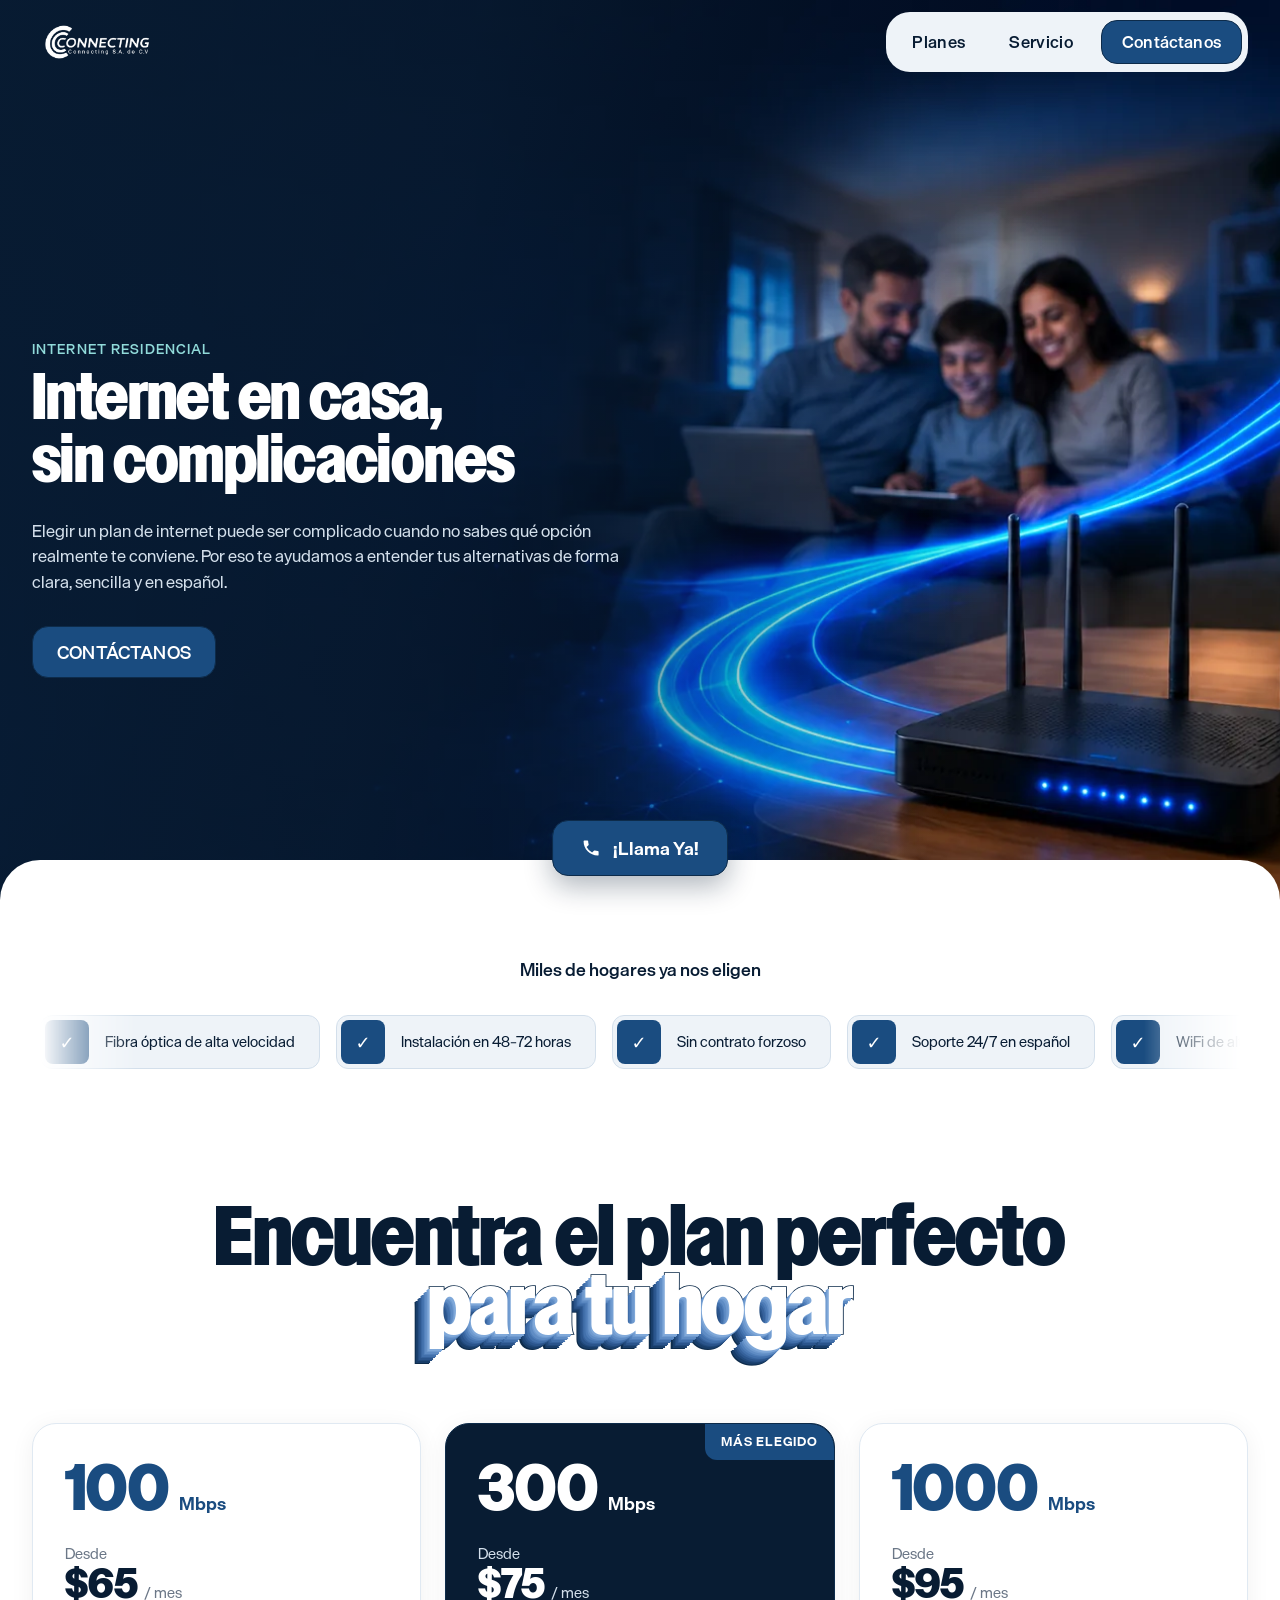
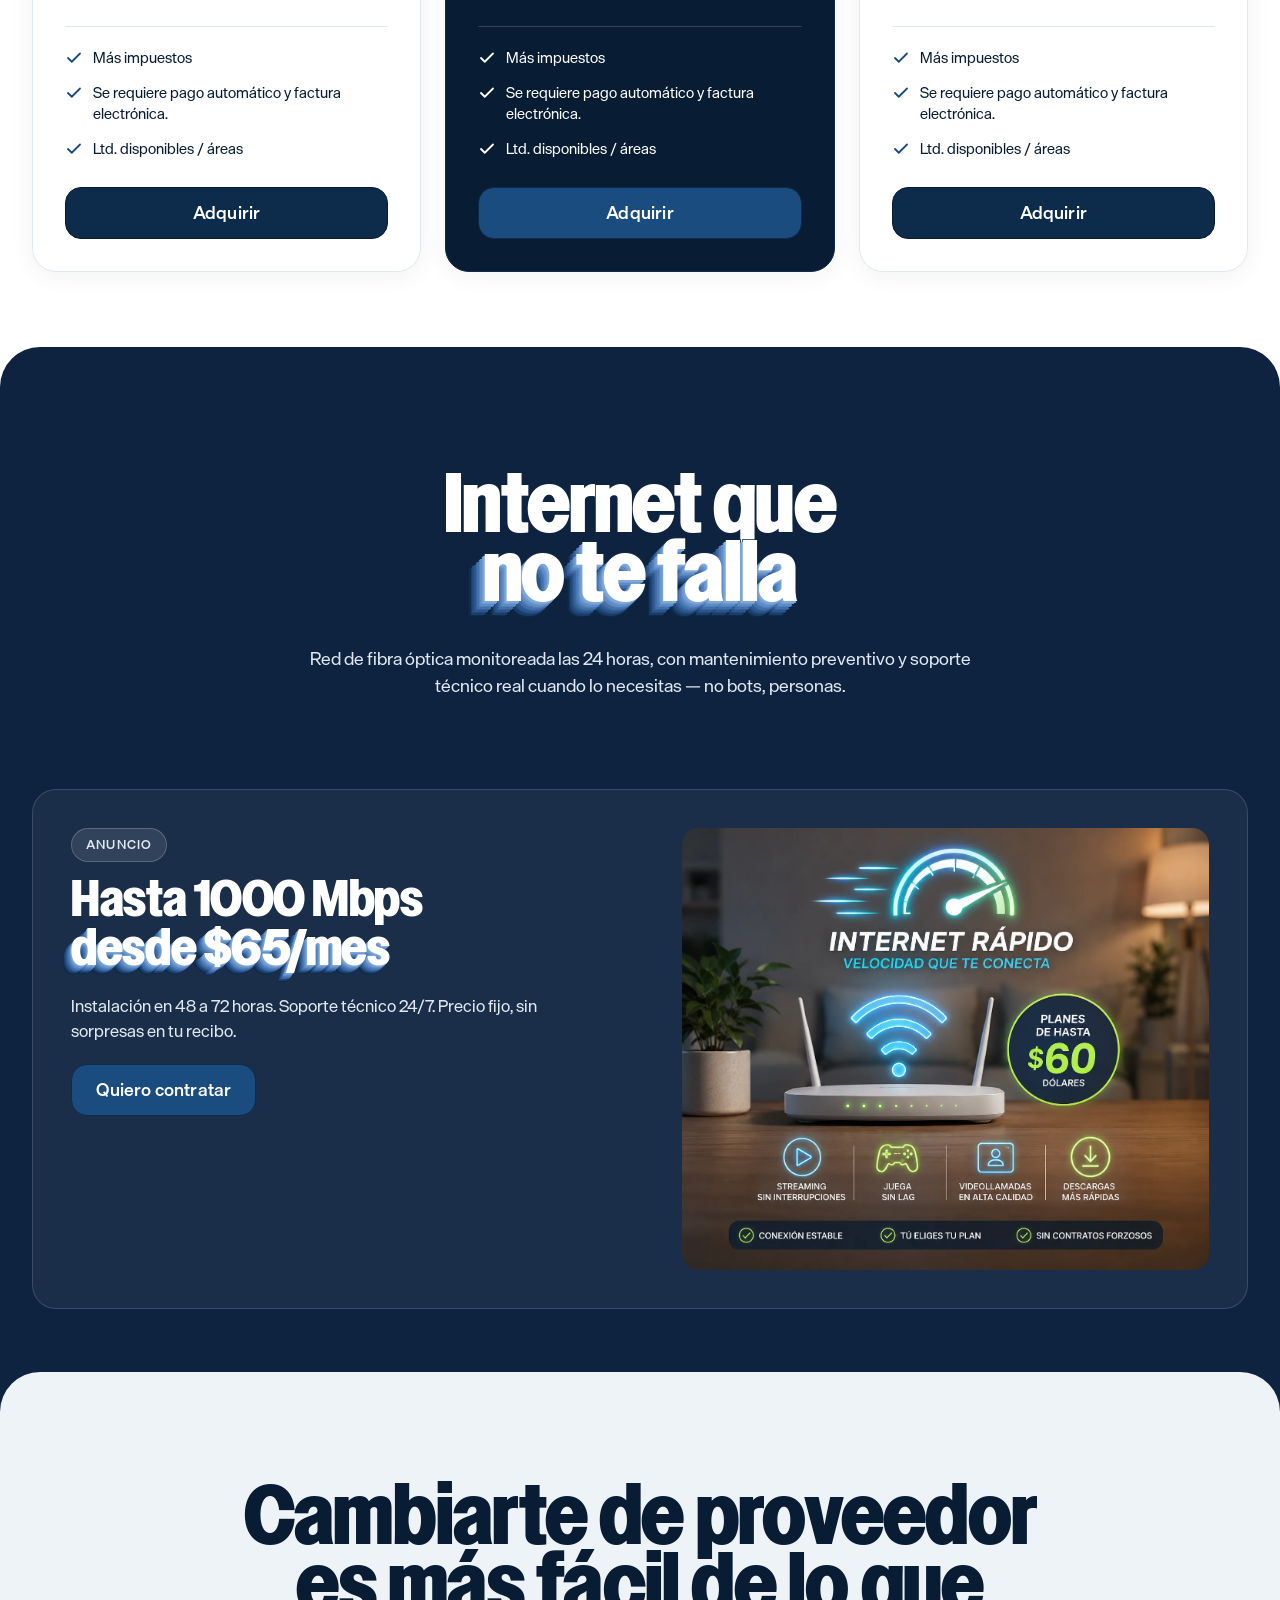
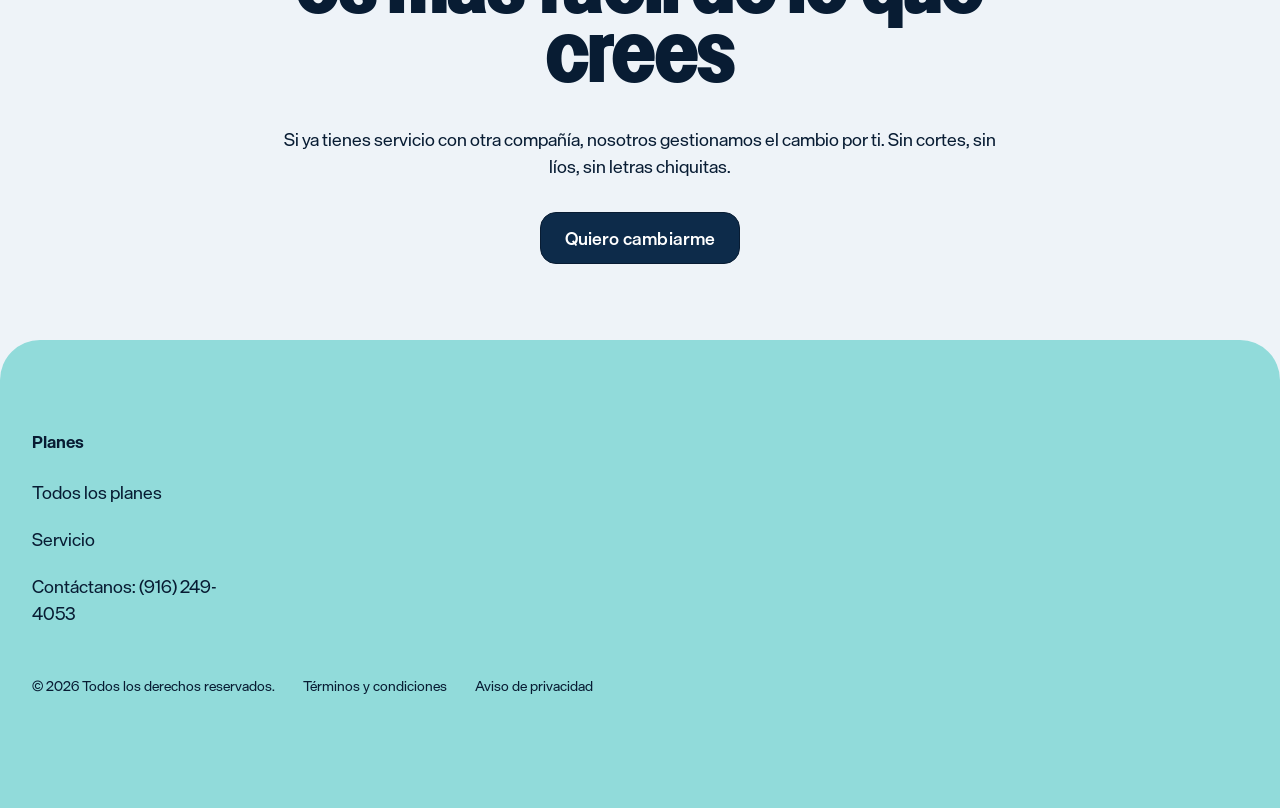
<file: index.html>
<!DOCTYPE html>
<html lang="es">
<head>
<meta charset="utf-8">
<!-- Google Tag Manager -->
<script>(function(w,d,s,l,i){w[l]=w[l]||[];w[l].push({'gtm.start':
new Date().getTime(),event:'gtm.js'});var f=d.getElementsByTagName(s)[0],
j=d.createElement(s),dl=l!='dataLayer'?'&l='+l:'';j.async=true;j.src=
'https://www.googletagmanager.com/gtm.js?id='+i+dl;f.parentNode.insertBefore(j,f);
})(window,document,'script','dataLayer','GTM-5WSDKKRJ');</script>
<!-- End Google Tag Manager -->
<!-- Google tag (gtag.js) - Google Ads -->
<script async src="https://www.googletagmanager.com/gtag/js?id=AW-17979574908"></script>
<script>
  window.dataLayer = window.dataLayer || [];
  function gtag(){dataLayer.push(arguments);}
  gtag('js', new Date());
  gtag('config', 'AW-17979574908');
</script>
<!-- Event snippet for Contacto conversion page
In your html page, add the snippet and call gtag_report_conversion when someone clicks on the chosen link or button. -->
<script>
function gtag_report_conversion(url) {
  var callback = function () {
    if (typeof(url) != 'undefined') {
      window.location = url;
    }
  };
  gtag('event', 'conversion', {
      'send_to': 'AW-17979574908/20HFCLja-YkcEPyUqv1C',
      'event_callback': callback
  });
  return false;
}
</script>
<meta name="viewport" content="width=device-width, initial-scale=1">
<link rel="canonical" href="https://speed-internet.com">
<meta name="robots" content="index, follow">
<title>Internet Residencial — Planes de Fibra Óptica</title>
<meta name="description" content="Planes de internet residencial con fibra óptica de alta velocidad. Desde $65 al mes, instalación en 48 a 72 horas y soporte en español.">

<link rel="icon" href="/favicon.png" sizes="180x180">
<link rel="apple-touch-icon" href="/favicon.png">

<!-- Previsualizacion al compartir el enlace -->
<meta property="og:type" content="website">
<meta property="og:site_name" content="Speed Internet">
<meta property="og:locale" content="es_ES">
<meta property="og:url" content="https://speed-internet.com/">
<meta property="og:title" content="Internet Residencial — Planes de Fibra Óptica">
<meta property="og:description" content="Fibra óptica de alta velocidad desde $65 al mes. Instalación en 48 a 72 horas y soporte en español.">
<meta property="og:image" content="https://speed-internet.com/images/og-image.jpg">
<meta property="og:image:width" content="1200">
<meta property="og:image:height" content="630">
<meta property="og:image:alt" content="Familia navegando en casa con internet de fibra óptica">
<meta name="twitter:card" content="summary_large_image">
<meta name="twitter:title" content="Internet Residencial — Planes de Fibra Óptica">
<meta name="twitter:description" content="Fibra óptica de alta velocidad desde $65 al mes. Instalación en 48 a 72 horas y soporte en español.">
<meta name="twitter:image" content="https://speed-internet.com/images/og-image.jpg">
<link rel="stylesheet" href="css/styles.css?v=3">
</head>
<body>
<!-- Google Tag Manager (noscript) -->
<noscript><iframe src="https://www.googletagmanager.com/ns.html?id=GTM-5WSDKKRJ"
height="0" width="0" style="display:none;visibility:hidden"></iframe></noscript>
<!-- End Google Tag Manager (noscript) -->

<!-- ============================ NAV ============================ -->
<nav class="nav">
  <div class="nav__inner">
    <a href="#" class="logo" aria-label="Inicio"><img src="images/logo.webp" alt="Logo de la empresa" class="logo__img" width="420" height="183"></a>

    <button class="nav__burger" id="burger" aria-label="Abrir menú" aria-expanded="false">
      <svg width="24" height="24" viewBox="0 0 24 24" fill="none" aria-hidden="true">
        <path d="M3 6h18M3 12h18M3 18h18" stroke="currentColor" stroke-width="2" stroke-linecap="round"/>
      </svg>
    </button>

    <div class="nav__menu" id="navMenu">
      <a class="nav__link" href="#planes">Planes</a>
      <a class="nav__link" href="#red">Servicio</a>
      <a class="btn btn--accent btn--sm nav__cta" href="tel:+19162494053" data-gtm-ubicacion="nav">Contáctanos</a>
    </div>
  </div>
</nav>

<!-- ============================ HERO ============================ -->
<header class="hero">
  <img class="hero__bg" src="images/hero-planes.webp?v=2" alt="" fetchpriority="high" width="1764" height="891" decoding="async">
  <div class="hero__inner">
    <div class="hero__copy hero__copy--top">
      <p class="hero__eyebrow">Internet residencial</p>
      <h1 class="hero__title">Internet en casa, sin complicaciones</h1>
      <p class="hero__lead">Elegir un plan de internet puede ser complicado cuando no sabes qué opción realmente te conviene. Por eso te ayudamos a entender tus alternativas de forma clara, sencilla y en español.</p>
      <a class="btn btn--accent" href="tel:+19162494053" data-gtm-ubicacion="hero">CONTÁCTANOS</a>
    </div>
  </div>
</header>

<main>

<!-- ============================ BENEFICIOS ============================ -->
<section class="panel">
  <div class="container">
    <div class="trusted">
      <p class="trusted__label">Miles de hogares ya nos eligen</p>
      <div class="marquee">
        <div class="marquee__track" id="marquee">
          <div class="benefit-chip"><span class="benefit-chip__mark">&#10003;</span><span>Fibra óptica de alta velocidad</span></div>
          <div class="benefit-chip"><span class="benefit-chip__mark">&#10003;</span><span>Instalación en 48–72 horas</span></div>
          <div class="benefit-chip"><span class="benefit-chip__mark">&#10003;</span><span>Sin contrato forzoso</span></div>
          <div class="benefit-chip"><span class="benefit-chip__mark">&#10003;</span><span>Soporte 24/7 en español</span></div>
          <div class="benefit-chip"><span class="benefit-chip__mark">&#10003;</span><span>WiFi de alta velocidad incluido</span></div>
          <div class="benefit-chip"><span class="benefit-chip__mark">&#10003;</span><span>Precio fijo garantizado</span></div>
          <div class="benefit-chip"><span class="benefit-chip__mark">&#10003;</span><span>Sin límite de datos</span></div>
        </div>
      </div>
    </div>
  </div>
</section>

<!-- ============================ PLANES Y PRECIOS ============================ -->
<section class="section" id="planes">
  <div class="container">
    <div class="section__head reveal">
      <h2 class="display h-lg">Encuentra el plan perfecto<br><span class="extruded">para tu hogar</span></h2>
    </div>

    <div class="pricing-grid">
      <article class="pricing-card reveal">
        <div class="pricing-card__num-row">
          <span class="pricing-card__num">100</span>
          <span class="pricing-card__unit">Mbps</span>
        </div>
        <p class="pricing-card__from">Desde</p>
        <p class="pricing-card__price"><span class="pricing-card__amount">$65</span><span class="pricing-card__period">/ mes</span></p>
        <hr class="pricing-card__divider">
        <ul class="pricing-card__list">
          <li><svg width="18" height="18" viewBox="0 0 24 24" fill="none"><path d="M20 6L9 17l-5-5" stroke="currentColor" stroke-width="2.4" stroke-linecap="round" stroke-linejoin="round"/></svg>Más impuestos</li>
          <li><svg width="18" height="18" viewBox="0 0 24 24" fill="none"><path d="M20 6L9 17l-5-5" stroke="currentColor" stroke-width="2.4" stroke-linecap="round" stroke-linejoin="round"/></svg>Se requiere pago automático y factura electrónica.</li>
          <li><svg width="18" height="18" viewBox="0 0 24 24" fill="none"><path d="M20 6L9 17l-5-5" stroke="currentColor" stroke-width="2.4" stroke-linecap="round" stroke-linejoin="round"/></svg>Ltd. disponibles / áreas</li>
        </ul>
        <a class="btn btn--fir pricing-card__cta" href="tel:+19162494053" data-gtm-ubicacion="planes" data-gtm-plan="100 Mbps">Adquirir</a>
      </article>

      <article class="pricing-card pricing-card--featured reveal">
        <span class="pricing-card__badge">Más elegido</span>
        <div class="pricing-card__num-row">
          <span class="pricing-card__num">300</span>
          <span class="pricing-card__unit">Mbps</span>
        </div>
        <p class="pricing-card__from">Desde</p>
        <p class="pricing-card__price"><span class="pricing-card__amount">$75</span><span class="pricing-card__period">/ mes</span></p>
        <hr class="pricing-card__divider">
        <ul class="pricing-card__list">
          <li><svg width="18" height="18" viewBox="0 0 24 24" fill="none"><path d="M20 6L9 17l-5-5" stroke="currentColor" stroke-width="2.4" stroke-linecap="round" stroke-linejoin="round"/></svg>Más impuestos</li>
          <li><svg width="18" height="18" viewBox="0 0 24 24" fill="none"><path d="M20 6L9 17l-5-5" stroke="currentColor" stroke-width="2.4" stroke-linecap="round" stroke-linejoin="round"/></svg>Se requiere pago automático y factura electrónica.</li>
          <li><svg width="18" height="18" viewBox="0 0 24 24" fill="none"><path d="M20 6L9 17l-5-5" stroke="currentColor" stroke-width="2.4" stroke-linecap="round" stroke-linejoin="round"/></svg>Ltd. disponibles / áreas</li>
        </ul>
        <a class="btn btn--accent pricing-card__cta" href="tel:+19162494053" data-gtm-ubicacion="planes" data-gtm-plan="300 Mbps">Adquirir</a>
      </article>

      <article class="pricing-card reveal">
        <div class="pricing-card__num-row">
          <span class="pricing-card__num">1000</span>
          <span class="pricing-card__unit">Mbps</span>
        </div>
        <p class="pricing-card__from">Desde</p>
        <p class="pricing-card__price"><span class="pricing-card__amount">$95</span><span class="pricing-card__period">/ mes</span></p>
        <hr class="pricing-card__divider">
        <ul class="pricing-card__list">
          <li><svg width="18" height="18" viewBox="0 0 24 24" fill="none"><path d="M20 6L9 17l-5-5" stroke="currentColor" stroke-width="2.4" stroke-linecap="round" stroke-linejoin="round"/></svg>Más impuestos</li>
          <li><svg width="18" height="18" viewBox="0 0 24 24" fill="none"><path d="M20 6L9 17l-5-5" stroke="currentColor" stroke-width="2.4" stroke-linecap="round" stroke-linejoin="round"/></svg>Se requiere pago automático y factura electrónica.</li>
          <li><svg width="18" height="18" viewBox="0 0 24 24" fill="none"><path d="M20 6L9 17l-5-5" stroke="currentColor" stroke-width="2.4" stroke-linecap="round" stroke-linejoin="round"/></svg>Ltd. disponibles / áreas</li>
        </ul>
        <a class="btn btn--fir pricing-card__cta" href="tel:+19162494053" data-gtm-ubicacion="planes" data-gtm-plan="1000 Mbps">Adquirir</a>
      </article>
    </div>
  </div>
</section>

<!-- ============================ RED / ANUNCIO ============================ -->
<section class="dark" id="red">
  <div class="container">
    <div class="dark__head reveal">
      <h2 class="display h-lg">Internet que<br><span class="extruded">no te falla</span></h2>
      <p class="dark__lead">Red de fibra óptica monitoreada las 24 horas, con mantenimiento preventivo y soporte técnico real cuando lo necesitas — no bots, personas.</p>
    </div>

    <div class="ad-banner reveal">
      <div class="ad-banner__content">
        <span class="ad-banner__tag">Anuncio</span>
        <h3 class="display ad-banner__headline">Hasta 1000 Mbps<span class="extruded">desde $65/mes</span></h3>
        <p class="ad-banner__body">Instalación en 48 a 72 horas. Soporte técnico 24/7. Precio fijo, sin sorpresas en tu recibo.</p>
        <a class="btn btn--accent" href="tel:+19162494053" data-gtm-ubicacion="anuncio">Quiero contratar</a>
      </div>
      <div class="ad-banner__image ad-banner__image--filled">
        <img src="images/anuncio-internet.webp?v=2" alt="Internet rápido: streaming sin interrupciones, juega sin lag, videollamadas en alta calidad y descargas más rápidas. Planes de hasta $60 dólares." width="1369" height="1149" loading="lazy" decoding="async">
      </div>
    </div>
  </div>
</section>

<!-- ============================ CAMBIAR DE PROVEEDOR ============================ -->
<section class="testimony">
  <div class="container reveal">
    <h2 class="display h-lg testimony__title">Cambiarte de proveedor es más fácil de lo que crees</h2>
    <p class="testimony__body">Si ya tienes servicio con otra compañía, nosotros gestionamos el cambio por ti. Sin cortes, sin líos, sin letras chiquitas.</p>
    <a class="btn btn--fir" href="tel:+19162494053" data-gtm-ubicacion="cambio-proveedor">Quiero cambiarme</a>
  </div>
</section>

</main>

<!-- ============================ FOOTER ============================ -->
<footer class="footer">
  <div class="container">
    <div class="footer__top">
      <div class="footer__col">
        <h3>Planes</h3>
        <ul>
          <li><a href="#planes">Todos los planes</a></li>
          <li><a href="#red">Servicio</a></li>
          <li><a href="tel:+19162494053" data-gtm-ubicacion="footer">Contáctanos: (916) 249-4053</a></li>
        </ul>
      </div>
    </div>

    <div class="footer__bottom">
      <div class="footer__legal">
        <span>© 2026 Todos los derechos reservados.</span>
        <a href="terminos.html">Términos y condiciones</a>
        <a href="privacidad.html">Aviso de privacidad</a>
      </div>
    </div>
  </div>
</footer>

<!-- ==================== BOTÓN FLOTANTE DE LLAMADA ==================== -->
<a class="btn btn--accent call-fab" href="tel:+19162494053" data-gtm-ubicacion="boton-flotante" aria-label="Llamar al (916) 249-4053">
  <svg class="call-fab__icon" viewBox="0 0 24 24" aria-hidden="true" focusable="false">
    <path d="M6.6 10.8a15.1 15.1 0 0 0 6.6 6.6l2.2-2.2a1 1 0 0 1 1-.24c1.12.37 2.33.57 3.6.57a1 1 0 0 1 1 1V20a1 1 0 0 1-1 1C10.4 21 3 13.6 3 4a1 1 0 0 1 1-1h3.5a1 1 0 0 1 1 1c0 1.27.2 2.48.57 3.6a1 1 0 0 1-.25 1l-2.22 2.2Z"/>
  </svg>
  ¡Llama Ya!
</a>

<script src="js/main.js?v=4"></script>
</body>
</html>
</file>
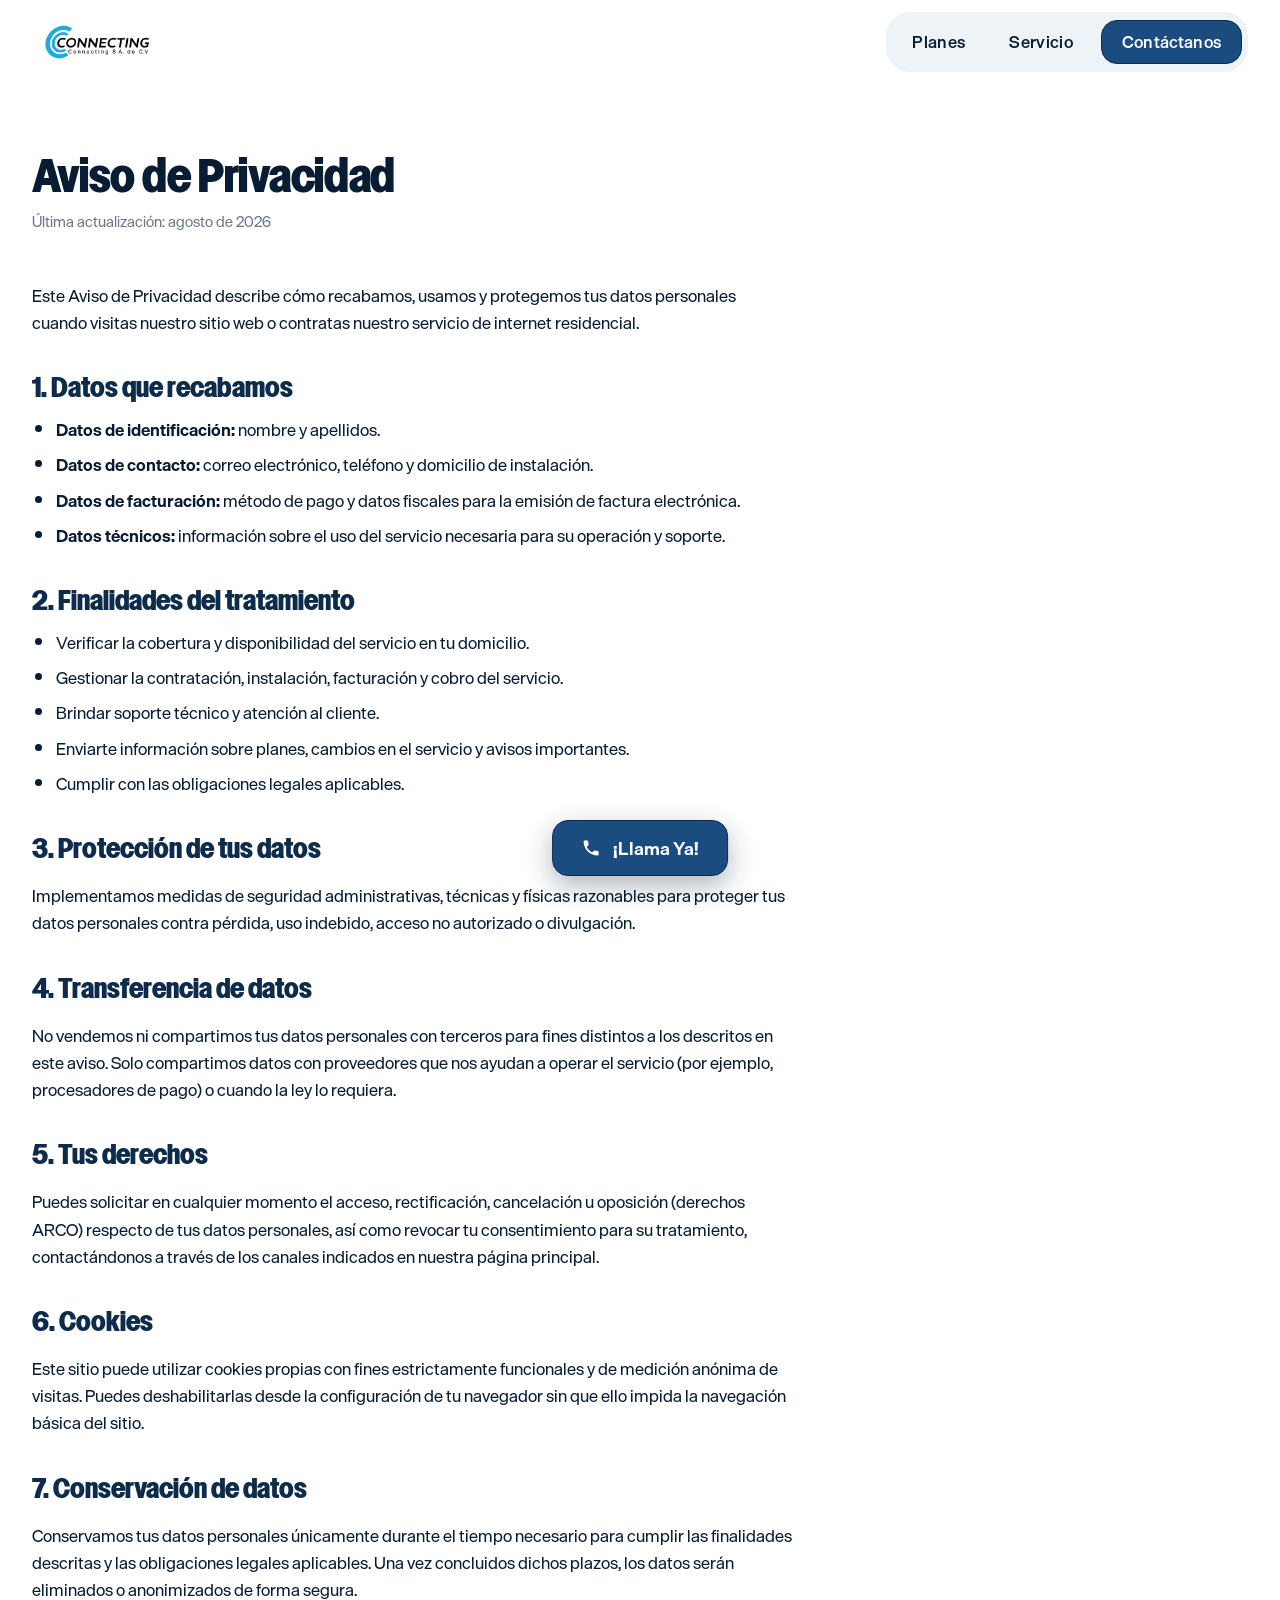
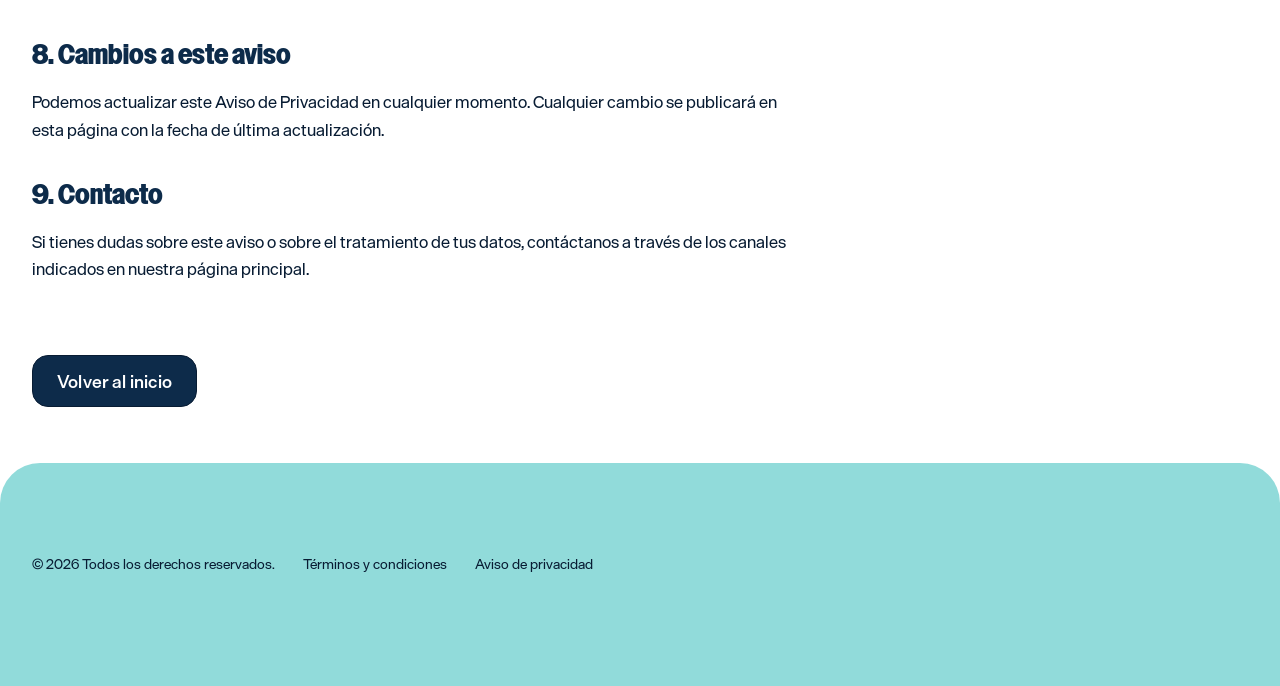
<file: privacidad.html>
<!DOCTYPE html>
<html lang="es">
<head>
<meta charset="utf-8">
<!-- Google Tag Manager -->
<script>(function(w,d,s,l,i){w[l]=w[l]||[];w[l].push({'gtm.start':
new Date().getTime(),event:'gtm.js'});var f=d.getElementsByTagName(s)[0],
j=d.createElement(s),dl=l!='dataLayer'?'&l='+l:'';j.async=true;j.src=
'https://www.googletagmanager.com/gtm.js?id='+i+dl;f.parentNode.insertBefore(j,f);
})(window,document,'script','dataLayer','GTM-5WSDKKRJ');</script>
<!-- End Google Tag Manager -->
<!-- Google tag (gtag.js) - Google Ads -->
<script async src="https://www.googletagmanager.com/gtag/js?id=AW-17979574908"></script>
<script>
  window.dataLayer = window.dataLayer || [];
  function gtag(){dataLayer.push(arguments);}
  gtag('js', new Date());
  gtag('config', 'AW-17979574908');
</script>
<!-- Event snippet for Contacto conversion page
In your html page, add the snippet and call gtag_report_conversion when someone clicks on the chosen link or button. -->
<script>
function gtag_report_conversion(url) {
  var callback = function () {
    if (typeof(url) != 'undefined') {
      window.location = url;
    }
  };
  gtag('event', 'conversion', {
      'send_to': 'AW-17979574908/20HFCLja-YkcEPyUqv1C',
      'event_callback': callback
  });
  return false;
}
</script>
<meta name="viewport" content="width=device-width, initial-scale=1">
<link rel="canonical" href="https://speed-internet.com/privacidad">
<meta name="robots" content="index, follow">
<title>Aviso de Privacidad — Internet Residencial</title>
<meta name="description" content="Aviso de privacidad sobre el tratamiento de datos personales del servicio de internet residencial.">

<link rel="icon" href="/favicon.png" sizes="180x180">
<link rel="apple-touch-icon" href="/favicon.png">
<meta property="og:type" content="website">
<meta property="og:site_name" content="Speed Internet">
<meta property="og:url" content="https://speed-internet.com/privacidad">
<meta property="og:title" content="Aviso de Privacidad — Internet Residencial">
<meta property="og:image" content="https://speed-internet.com/images/og-image.jpg">
<link rel="stylesheet" href="css/styles.css?v=3">
</head>
<body>
<!-- Google Tag Manager (noscript) -->
<noscript><iframe src="https://www.googletagmanager.com/ns.html?id=GTM-5WSDKKRJ"
height="0" width="0" style="display:none;visibility:hidden"></iframe></noscript>
<!-- End Google Tag Manager (noscript) -->

<!-- ============================ NAV ============================ -->
<nav class="nav">
  <div class="nav__inner">
    <a href="index.html" class="logo" aria-label="Inicio"><img src="images/logo.webp" alt="Logo de la empresa" class="logo__img"></a>

    <button class="nav__burger" id="burger" aria-label="Abrir menú" aria-expanded="false">
      <svg width="24" height="24" viewBox="0 0 24 24" fill="none" aria-hidden="true">
        <path d="M3 6h18M3 12h18M3 18h18" stroke="currentColor" stroke-width="2" stroke-linecap="round"/>
      </svg>
    </button>

    <div class="nav__menu" id="navMenu">
      <a class="nav__link" href="index.html#planes">Planes</a>
      <a class="nav__link" href="index.html#red">Servicio</a>
      <a class="btn btn--accent btn--sm nav__cta" href="tel:+19162494053" data-gtm-ubicacion="nav">Contáctanos</a>
    </div>
  </div>
</nav>

<main>

<section class="legal">
  <div class="container">
    <h1 class="display h-md legal__title">Aviso de Privacidad</h1>
    <p class="legal__updated">Última actualización: agosto de 2026</p>

    <div class="legal__body">
      <p>Este Aviso de Privacidad describe cómo recabamos, usamos y protegemos tus datos personales cuando visitas nuestro sitio web o contratas nuestro servicio de internet residencial.</p>

      <h2>1. Datos que recabamos</h2>
      <ul>
        <li><strong>Datos de identificación:</strong> nombre y apellidos.</li>
        <li><strong>Datos de contacto:</strong> correo electrónico, teléfono y domicilio de instalación.</li>
        <li><strong>Datos de facturación:</strong> método de pago y datos fiscales para la emisión de factura electrónica.</li>
        <li><strong>Datos técnicos:</strong> información sobre el uso del servicio necesaria para su operación y soporte.</li>
      </ul>

      <h2>2. Finalidades del tratamiento</h2>
      <ul>
        <li>Verificar la cobertura y disponibilidad del servicio en tu domicilio.</li>
        <li>Gestionar la contratación, instalación, facturación y cobro del servicio.</li>
        <li>Brindar soporte técnico y atención al cliente.</li>
        <li>Enviarte información sobre planes, cambios en el servicio y avisos importantes.</li>
        <li>Cumplir con las obligaciones legales aplicables.</li>
      </ul>

      <h2>3. Protección de tus datos</h2>
      <p>Implementamos medidas de seguridad administrativas, técnicas y físicas razonables para proteger tus datos personales contra pérdida, uso indebido, acceso no autorizado o divulgación.</p>

      <h2>4. Transferencia de datos</h2>
      <p>No vendemos ni compartimos tus datos personales con terceros para fines distintos a los descritos en este aviso. Solo compartimos datos con proveedores que nos ayudan a operar el servicio (por ejemplo, procesadores de pago) o cuando la ley lo requiera.</p>

      <h2>5. Tus derechos</h2>
      <p>Puedes solicitar en cualquier momento el acceso, rectificación, cancelación u oposición (derechos ARCO) respecto de tus datos personales, así como revocar tu consentimiento para su tratamiento, contactándonos a través de los canales indicados en nuestra página principal.</p>

      <h2>6. Cookies</h2>
      <p>Este sitio puede utilizar cookies propias con fines estrictamente funcionales y de medición anónima de visitas. Puedes deshabilitarlas desde la configuración de tu navegador sin que ello impida la navegación básica del sitio.</p>

      <h2>7. Conservación de datos</h2>
      <p>Conservamos tus datos personales únicamente durante el tiempo necesario para cumplir las finalidades descritas y las obligaciones legales aplicables. Una vez concluidos dichos plazos, los datos serán eliminados o anonimizados de forma segura.</p>

      <h2>8. Cambios a este aviso</h2>
      <p>Podemos actualizar este Aviso de Privacidad en cualquier momento. Cualquier cambio se publicará en esta página con la fecha de última actualización.</p>

      <h2>9. Contacto</h2>
      <p>Si tienes dudas sobre este aviso o sobre el tratamiento de tus datos, contáctanos a través de los canales indicados en nuestra página principal.</p>
    </div>

    <a class="btn btn--fir legal__back" href="index.html">Volver al inicio</a>
  </div>
</section>

</main>

<!-- ============================ FOOTER ============================ -->
<footer class="footer">
  <div class="container">
    <div class="footer__bottom">
      <div class="footer__legal">
        <span>© 2026 Todos los derechos reservados.</span>
        <a href="terminos.html">Términos y condiciones</a>
        <a href="privacidad.html">Aviso de privacidad</a>
      </div>
    </div>
  </div>
</footer>

<!-- ==================== BOTÓN FLOTANTE DE LLAMADA ==================== -->
<a class="btn btn--accent call-fab" href="tel:+19162494053" data-gtm-ubicacion="boton-flotante" aria-label="Llamar al (916) 249-4053">
  <svg class="call-fab__icon" viewBox="0 0 24 24" aria-hidden="true" focusable="false">
    <path d="M6.6 10.8a15.1 15.1 0 0 0 6.6 6.6l2.2-2.2a1 1 0 0 1 1-.24c1.12.37 2.33.57 3.6.57a1 1 0 0 1 1 1V20a1 1 0 0 1-1 1C10.4 21 3 13.6 3 4a1 1 0 0 1 1-1h3.5a1 1 0 0 1 1 1c0 1.27.2 2.48.57 3.6a1 1 0 0 1-.25 1l-2.22 2.2Z"/>
  </svg>
  ¡Llama Ya!
</a>

<script src="js/main.js?v=4"></script>
</body>
</html>
</file>
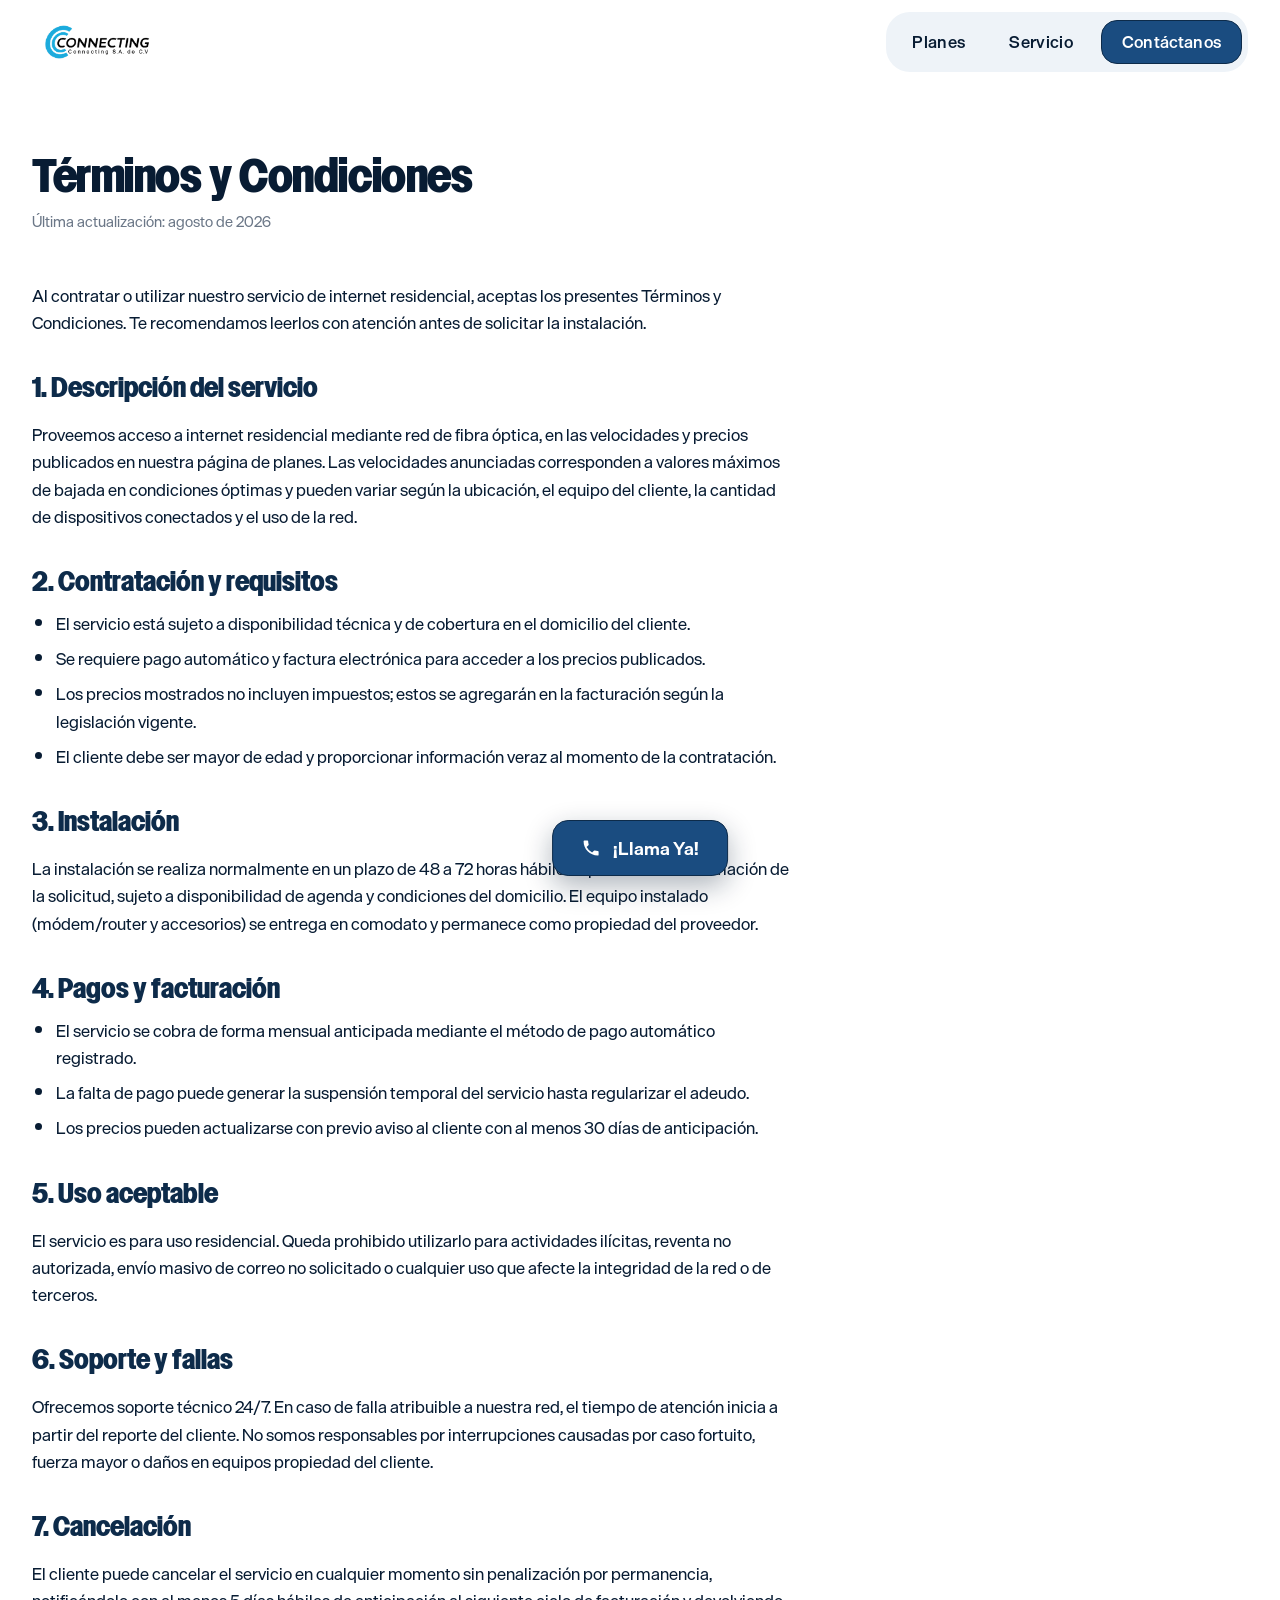
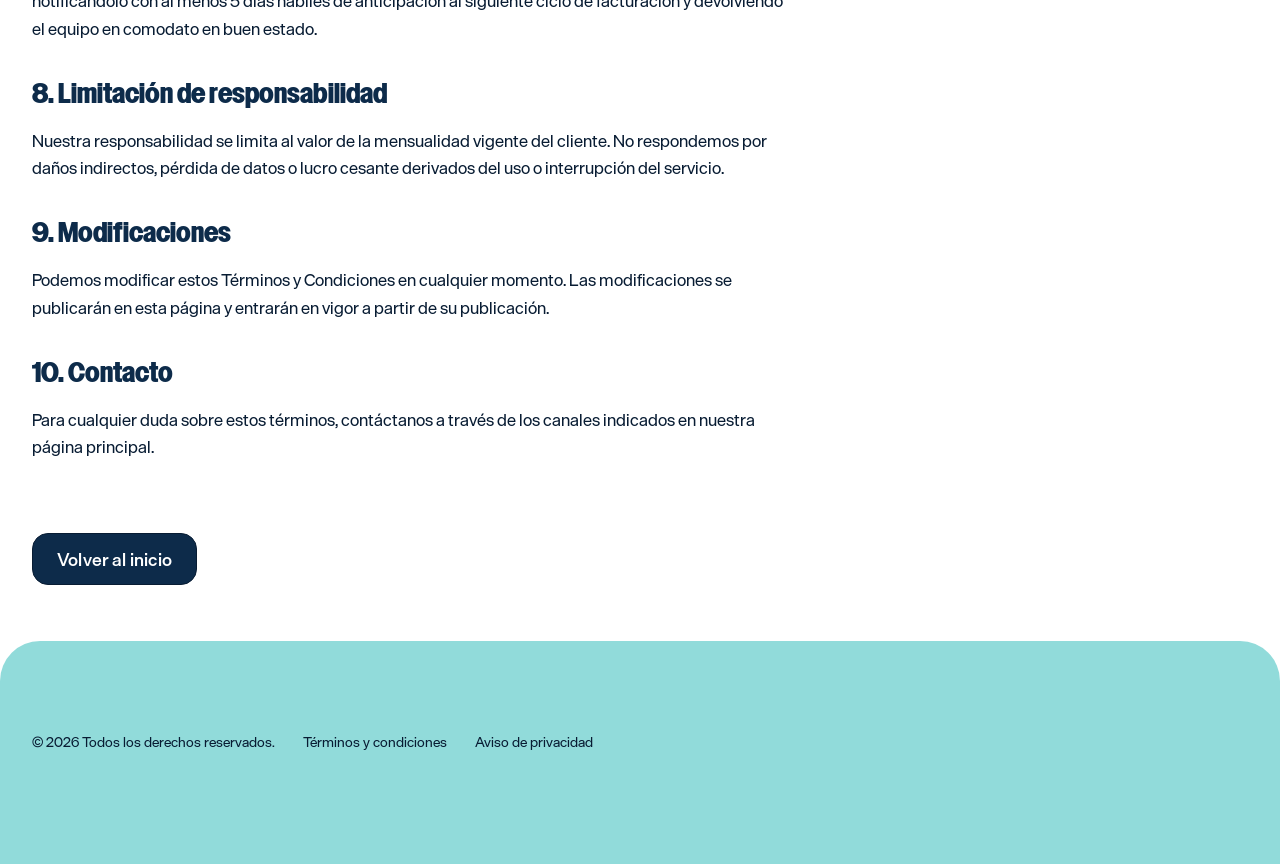
<file: terminos.html>
<!DOCTYPE html>
<html lang="es">
<head>
<meta charset="utf-8">
<!-- Google Tag Manager -->
<script>(function(w,d,s,l,i){w[l]=w[l]||[];w[l].push({'gtm.start':
new Date().getTime(),event:'gtm.js'});var f=d.getElementsByTagName(s)[0],
j=d.createElement(s),dl=l!='dataLayer'?'&l='+l:'';j.async=true;j.src=
'https://www.googletagmanager.com/gtm.js?id='+i+dl;f.parentNode.insertBefore(j,f);
})(window,document,'script','dataLayer','GTM-5WSDKKRJ');</script>
<!-- End Google Tag Manager -->
<!-- Google tag (gtag.js) - Google Ads -->
<script async src="https://www.googletagmanager.com/gtag/js?id=AW-17979574908"></script>
<script>
  window.dataLayer = window.dataLayer || [];
  function gtag(){dataLayer.push(arguments);}
  gtag('js', new Date());
  gtag('config', 'AW-17979574908');
</script>
<!-- Event snippet for Contacto conversion page
In your html page, add the snippet and call gtag_report_conversion when someone clicks on the chosen link or button. -->
<script>
function gtag_report_conversion(url) {
  var callback = function () {
    if (typeof(url) != 'undefined') {
      window.location = url;
    }
  };
  gtag('event', 'conversion', {
      'send_to': 'AW-17979574908/20HFCLja-YkcEPyUqv1C',
      'event_callback': callback
  });
  return false;
}
</script>
<meta name="viewport" content="width=device-width, initial-scale=1">
<link rel="canonical" href="https://speed-internet.com/terminos">
<meta name="robots" content="index, follow">
<title>Términos y Condiciones — Internet Residencial</title>
<meta name="description" content="Términos y condiciones del servicio de internet residencial.">

<link rel="icon" href="/favicon.png" sizes="180x180">
<link rel="apple-touch-icon" href="/favicon.png">
<meta property="og:type" content="website">
<meta property="og:site_name" content="Speed Internet">
<meta property="og:url" content="https://speed-internet.com/terminos">
<meta property="og:title" content="Términos y Condiciones — Internet Residencial">
<meta property="og:image" content="https://speed-internet.com/images/og-image.jpg">
<link rel="stylesheet" href="css/styles.css?v=3">
</head>
<body>
<!-- Google Tag Manager (noscript) -->
<noscript><iframe src="https://www.googletagmanager.com/ns.html?id=GTM-5WSDKKRJ"
height="0" width="0" style="display:none;visibility:hidden"></iframe></noscript>
<!-- End Google Tag Manager (noscript) -->

<!-- ============================ NAV ============================ -->
<nav class="nav">
  <div class="nav__inner">
    <a href="index.html" class="logo" aria-label="Inicio"><img src="images/logo.webp" alt="Logo de la empresa" class="logo__img"></a>

    <button class="nav__burger" id="burger" aria-label="Abrir menú" aria-expanded="false">
      <svg width="24" height="24" viewBox="0 0 24 24" fill="none" aria-hidden="true">
        <path d="M3 6h18M3 12h18M3 18h18" stroke="currentColor" stroke-width="2" stroke-linecap="round"/>
      </svg>
    </button>

    <div class="nav__menu" id="navMenu">
      <a class="nav__link" href="index.html#planes">Planes</a>
      <a class="nav__link" href="index.html#red">Servicio</a>
      <a class="btn btn--accent btn--sm nav__cta" href="tel:+19162494053" data-gtm-ubicacion="nav">Contáctanos</a>
    </div>
  </div>
</nav>

<main>

<section class="legal">
  <div class="container">
    <h1 class="display h-md legal__title">Términos y Condiciones</h1>
    <p class="legal__updated">Última actualización: agosto de 2026</p>

    <div class="legal__body">
      <p>Al contratar o utilizar nuestro servicio de internet residencial, aceptas los presentes Términos y Condiciones. Te recomendamos leerlos con atención antes de solicitar la instalación.</p>

      <h2>1. Descripción del servicio</h2>
      <p>Proveemos acceso a internet residencial mediante red de fibra óptica, en las velocidades y precios publicados en nuestra página de planes. Las velocidades anunciadas corresponden a valores máximos de bajada en condiciones óptimas y pueden variar según la ubicación, el equipo del cliente, la cantidad de dispositivos conectados y el uso de la red.</p>

      <h2>2. Contratación y requisitos</h2>
      <ul>
        <li>El servicio está sujeto a disponibilidad técnica y de cobertura en el domicilio del cliente.</li>
        <li>Se requiere pago automático y factura electrónica para acceder a los precios publicados.</li>
        <li>Los precios mostrados no incluyen impuestos; estos se agregarán en la facturación según la legislación vigente.</li>
        <li>El cliente debe ser mayor de edad y proporcionar información veraz al momento de la contratación.</li>
      </ul>

      <h2>3. Instalación</h2>
      <p>La instalación se realiza normalmente en un plazo de 48 a 72 horas hábiles a partir de la confirmación de la solicitud, sujeto a disponibilidad de agenda y condiciones del domicilio. El equipo instalado (módem/router y accesorios) se entrega en comodato y permanece como propiedad del proveedor.</p>

      <h2>4. Pagos y facturación</h2>
      <ul>
        <li>El servicio se cobra de forma mensual anticipada mediante el método de pago automático registrado.</li>
        <li>La falta de pago puede generar la suspensión temporal del servicio hasta regularizar el adeudo.</li>
        <li>Los precios pueden actualizarse con previo aviso al cliente con al menos 30 días de anticipación.</li>
      </ul>

      <h2>5. Uso aceptable</h2>
      <p>El servicio es para uso residencial. Queda prohibido utilizarlo para actividades ilícitas, reventa no autorizada, envío masivo de correo no solicitado o cualquier uso que afecte la integridad de la red o de terceros.</p>

      <h2>6. Soporte y fallas</h2>
      <p>Ofrecemos soporte técnico 24/7. En caso de falla atribuible a nuestra red, el tiempo de atención inicia a partir del reporte del cliente. No somos responsables por interrupciones causadas por caso fortuito, fuerza mayor o daños en equipos propiedad del cliente.</p>

      <h2>7. Cancelación</h2>
      <p>El cliente puede cancelar el servicio en cualquier momento sin penalización por permanencia, notificándolo con al menos 5 días hábiles de anticipación al siguiente ciclo de facturación y devolviendo el equipo en comodato en buen estado.</p>

      <h2>8. Limitación de responsabilidad</h2>
      <p>Nuestra responsabilidad se limita al valor de la mensualidad vigente del cliente. No respondemos por daños indirectos, pérdida de datos o lucro cesante derivados del uso o interrupción del servicio.</p>

      <h2>9. Modificaciones</h2>
      <p>Podemos modificar estos Términos y Condiciones en cualquier momento. Las modificaciones se publicarán en esta página y entrarán en vigor a partir de su publicación.</p>

      <h2>10. Contacto</h2>
      <p>Para cualquier duda sobre estos términos, contáctanos a través de los canales indicados en nuestra página principal.</p>
    </div>

    <a class="btn btn--fir legal__back" href="index.html">Volver al inicio</a>
  </div>
</section>

</main>

<!-- ============================ FOOTER ============================ -->
<footer class="footer">
  <div class="container">
    <div class="footer__bottom">
      <div class="footer__legal">
        <span>© 2026 Todos los derechos reservados.</span>
        <a href="terminos.html">Términos y condiciones</a>
        <a href="privacidad.html">Aviso de privacidad</a>
      </div>
    </div>
  </div>
</footer>

<!-- ==================== BOTÓN FLOTANTE DE LLAMADA ==================== -->
<a class="btn btn--accent call-fab" href="tel:+19162494053" data-gtm-ubicacion="boton-flotante" aria-label="Llamar al (916) 249-4053">
  <svg class="call-fab__icon" viewBox="0 0 24 24" aria-hidden="true" focusable="false">
    <path d="M6.6 10.8a15.1 15.1 0 0 0 6.6 6.6l2.2-2.2a1 1 0 0 1 1-.24c1.12.37 2.33.57 3.6.57a1 1 0 0 1 1 1V20a1 1 0 0 1-1 1C10.4 21 3 13.6 3 4a1 1 0 0 1 1-1h3.5a1 1 0 0 1 1 1c0 1.27.2 2.48.57 3.6a1 1 0 0 1-.25 1l-2.22 2.2Z"/>
  </svg>
  ¡Llama Ya!
</a>

<script src="js/main.js?v=4"></script>
</body>
</html>
</file>
<file: css/styles.css>
/* ==========================================================================
   Optimizely — clon estático
   Tokens y patrones extraídos con la skill `optimizely-design` (skillui)
   ========================================================================== */

/* ---------- Fuentes ---------- */
@font-face {
  font-family: "VC Nudge";
  src: url("../fonts/VCNudge-Regular.woff2") format("woff2");
  font-weight: 400;
  font-display: swap;
}
@font-face {
  font-family: "VC Nudge";
  src: url("../fonts/VCNudge-600.woff2") format("woff2");
  font-weight: 600;
  font-display: swap;
}
@font-face {
  font-family: "VC Nudge";
  src: url("../fonts/VCNudge-800.woff2") format("woff2");
  font-weight: 800;
  font-display: swap;
}
@font-face {
  font-family: "Die Grotesk B";
  src: url("../fonts/DieGroteskB-Regular.woff2") format("woff2");
  font-weight: 400;
  font-display: swap;
}
@font-face {
  font-family: "Die Grotesk B";
  src: url("../fonts/DieGroteskB-500.woff2") format("woff2");
  font-weight: 500;
  font-display: swap;
}
@font-face {
  font-family: "Die Grotesk B";
  src: url("../fonts/DieGroteskB-700.woff2") format("woff2");
  font-weight: 700;
  font-display: swap;
}

/* ---------- Tokens ---------- */
:root {
  /* Marca — acento azul marino */
  --accent: #1a4c80;
  --accent-strong: #0d2b4a;
  /* Acento claro: para acentos sobre fondo oscuro, donde el marino no contrasta */
  --accent-light: #91dbda;

  /* Azules marinos profundos */
  --darkfir: #081c33;
  --midfir: #0d2b4a;
  --lightfir: #1a4c80;
  --dark-section: #0e2340;

  /* Neutros — tinte azul, antes eran verdosos */
  --n1: #ffffff;
  --n2: #eef3f8;
  --n3: #e0e9f2;
  --n4: #d3dfeb;
  --n5: #b9c8d8;
  --n7: #6b7787;

  /* Secundarios */
  --ltblue: #91dbda;
  --darkblue: #007b79;

  /* Layout */
  --container: 1376px;
  --gutter: 32px;
  --radius-sm: 12px;
  --radius: 16px;
  --radius-lg: 24px;
  --radius-panel: 40px;

  /* Motion */
  --dur: 0.15s;
  --ease: cubic-bezier(0.4, 0, 0.2, 1);
  --ease-out: cubic-bezier(0, 0, 0.2, 1);

  --font-body: "Die Grotesk B", system-ui, -apple-system, "Segoe UI", sans-serif;
  --font-display: "VC Nudge", "Die Grotesk B", system-ui, sans-serif;
}

/* ---------- Base ---------- */
*,
*::before,
*::after { box-sizing: border-box; }

html { scroll-behavior: smooth; }

body {
  margin: 0;
  background: var(--n1);
  color: var(--darkfir);
  font-family: var(--font-body);
  font-size: 18px;
  line-height: 1.5;
  -webkit-font-smoothing: antialiased;
  overflow-x: clip;
}

img,
video { max-width: 100%; height: auto; display: block; }

a { color: inherit; text-decoration: none; }

button { font: inherit; cursor: pointer; }

.container {
  width: 100%;
  max-width: var(--container);
  margin-inline: auto;
  padding-inline: var(--gutter);
}

.sr-only {
  position: absolute;
  width: 1px; height: 1px;
  padding: 0; margin: -1px;
  overflow: hidden; clip: rect(0 0 0 0);
  white-space: nowrap; border: 0;
}

/* ---------- Tipografía display ---------- */
.display {
  font-family: var(--font-display);
  font-weight: 800;
  line-height: 0.9;
  letter-spacing: -0.01em;
  margin: 0;
}

.h-xl { font-size: clamp(44px, 7.4vw, 108px); }
.h-lg { font-size: clamp(38px, 6vw, 88px); }
.h-md { font-size: clamp(30px, 3.4vw, 48px); }

/* Texto extruido 3D — capas de azul hacia abajo-izquierda */
.extruded {
  color: var(--n1);
  -webkit-text-stroke: 0.022em var(--midfir);
  paint-order: stroke fill;
  text-shadow:
    -0.02em 0.02em 0 #7fa8d9,
    -0.04em 0.04em 0 #6f9acf,
    -0.06em 0.06em 0 #5f8cc4,
    -0.08em 0.08em 0 #4f7db8,
    -0.10em 0.10em 0 #4270ab,
    -0.12em 0.12em 0 #36629c,
    -0.14em 0.14em 0 #2b558c,
    -0.16em 0.16em 0 #21497b,
    -0.18em 0.18em 0 #183d69,
    -0.20em 0.20em 0 var(--midfir);
}

.eyebrow {
  font-size: 18px;
  font-weight: 500;
  margin: 0 0 12px;
  color: var(--darkfir);
}

/* ---------- Botones ---------- */
.btn {
  display: inline-flex;
  align-items: center;
  justify-content: center;
  gap: 12px;
  height: 52px;
  padding: 0 24px;
  border-radius: var(--radius);
  border: 1px solid transparent;
  font-family: var(--font-body);
  font-weight: 500;
  font-size: 18px;
  letter-spacing: 0.01em;
  text-align: center;
  transition: transform var(--dur) var(--ease), box-shadow var(--dur) var(--ease),
    background-color var(--dur) var(--ease), color var(--dur) var(--ease);
}
.btn:hover { transform: translate(2px, -2px); }
.btn:active { transform: translate(0, 0); box-shadow: none; }
.btn:focus-visible { outline: 2px solid var(--darkblue); outline-offset: 2px; }

.btn--accent {
  background: var(--accent);
  border-color: var(--accent-strong);
  color: var(--n1);
}
.btn--accent:hover { box-shadow: -2px 2px 0 0 var(--accent-strong); }
.btn--accent:active { background: var(--accent-strong); }

.btn--fir {
  background: var(--midfir);
  border-color: var(--darkfir);
  color: var(--n1);
}
.btn--fir:hover { box-shadow: -2px 2px 0 0 var(--darkfir); }

.btn--outline {
  background: transparent;
  border-color: var(--darkfir);
  color: var(--darkfir);
}
.btn--outline:hover { background: var(--n2); }

.btn--sm { height: 44px; padding: 0 20px; font-size: 17px; }

/* ==========================================================================
   Navegación
   ========================================================================== */
.nav {
  position: fixed;
  inset-inline: 0;
  top: 0;
  z-index: 50;
  padding: 12px var(--gutter);
}

.nav__inner {
  display: flex;
  align-items: center;
  gap: 24px;
  max-width: var(--container);
  margin-inline: auto;
}

.logo {
  display: inline-flex;
  align-items: center;
  flex-shrink: 0;
}
.logo__img {
  height: 56px;
  width: auto;
  object-fit: contain;
}

/* Sobre el hero oscuro el logo original (azul marino) no se lee.
   Solo se aclara en páginas con hero; las legales tienen fondo blanco. */
body:has(.hero) .logo__img {
  filter: brightness(0) invert(1);
}

.nav__menu {
  display: flex;
  align-items: center;
  gap: 4px;
  margin-left: auto;
  padding: 6px;
  background: var(--n2);
  border-radius: var(--radius-lg);
}

.nav__link {
  display: inline-flex;
  align-items: center;
  justify-content: center;
  gap: 8px;
  height: 48px;
  padding: 0 20px;
  border: 0;
  background: transparent;
  border-radius: 14px;
  color: var(--darkfir);
  font-weight: 500;
  font-size: 17px;
  letter-spacing: 0.02em;
  transition: background-color var(--dur) var(--ease);
}
.nav__link:hover { background: var(--n3); }
.nav__link svg { transition: transform 0.2s var(--ease-out); }
.nav__link[aria-expanded="true"] svg { transform: rotate(180deg); }

.nav__cta { margin-left: 4px; }

.nav__burger {
  display: none;
  margin-left: auto;
  width: 52px;
  height: 52px;
  align-items: center;
  justify-content: center;
  border: 0;
  border-radius: 14px;
  background: var(--n2);
  color: var(--darkfir);
}

/* ==========================================================================
   Hero
   ========================================================================== */
.hero {
  position: relative;
  min-height: 100svh;
  display: flex;
  align-items: center;
  padding: 140px 0 120px;
  overflow: hidden;
  isolation: isolate;
}

.hero__bg {
  position: absolute;
  inset: 0;
  width: 100%;
  height: 100%;
  object-fit: cover;
  object-position: center;
  z-index: -2;
  pointer-events: none;
}

/* Velo degradado: asegura contraste del texto sobre la foto */
.hero::before {
  content: "";
  position: absolute;
  inset: 0;
  z-index: -1;
  pointer-events: none;
  background: linear-gradient(
    100deg,
    rgba(8, 28, 51, 0.94) 0%,
    rgba(8, 28, 51, 0.78) 34%,
    rgba(8, 28, 51, 0.28) 58%,
    rgba(8, 28, 51, 0) 76%
  );
}

.hero__inner {
  position: relative;
  width: 100%;
  max-width: var(--container);
  margin-inline: auto;
  padding-inline: var(--gutter);
}

.hero__copy {
  max-width: 380px;
  margin-top: clamp(180px, 26vw, 320px);
}

.hero__copy--top {
  max-width: 620px;
  margin-top: clamp(48px, 8vw, 96px);
  padding: 0;
  background: none;
}

.hero__eyebrow {
  margin: 0 0 12px;
  font-family: var(--font-body);
  font-size: 14px;
  font-weight: 500;
  letter-spacing: 0.08em;
  text-transform: uppercase;
  color: var(--accent-light);
}

.hero__title {
  margin: 0 0 20px;
  font-family: var(--font-display);
  font-size: clamp(38px, 4.6vw, 64px);
  line-height: 1.08;
  font-weight: 800;
  letter-spacing: -0.01em;
  text-wrap: balance;
  color: var(--n1);
}

.hero__lead {
  margin: 0 0 32px;
  font-size: clamp(17px, 1.3vw, 20px);
  line-height: 1.5;
  font-weight: 400;
  color: var(--n4);
}

/* ==========================================================================
   Panel blanco superpuesto
   ========================================================================== */
.panel {
  position: relative;
  z-index: 2;
  margin-top: -40px;
  padding: 32px 8px 0;
  background: var(--n1);
  border-radius: var(--radius-panel) var(--radius-panel) 0 0;
}
.panel--n2 { background: var(--n2); }

/* Tarjeta Opticon */
.opticon {
  position: relative;
  overflow: hidden;
  border-radius: var(--radius-lg);
  isolation: isolate;
}
.opticon__bg {
  position: absolute;
  inset: 0;
  width: 100%;
  height: 100%;
  object-fit: cover;
  z-index: -1;
}
.opticon__card {
  max-width: 62%;
  margin: 24px;
  padding: 32px;
  background: var(--ltblue);
  border-radius: var(--radius-lg);
}
.opticon__kicker { font-size: clamp(28px, 3vw, 44px); }
.opticon__brand {
  display: block;
  margin: 4px 0 12px;
  font-size: clamp(40px, 5.4vw, 84px);
}
.opticon__dates {
  margin: 0 0 16px;
  font-weight: 500;
  font-size: 18px;
}
.opticon__body { margin: 0 0 24px; max-width: 46ch; font-size: 17px; }

/* Marquee de logos */
.trusted { padding: 64px 0 24px; text-align: center; }
.trusted__label { margin: 0 0 32px; font-weight: 500; }

.marquee {
  position: relative;
  overflow: hidden;
  -webkit-mask-image: linear-gradient(90deg, transparent, #000 8%, #000 92%, transparent);
  mask-image: linear-gradient(90deg, transparent, #000 8%, #000 92%, transparent);
}
.marquee__track {
  display: flex;
  gap: 16px;
  width: max-content;
  animation: marquee 38s linear infinite;
}
.marquee:hover .marquee__track { animation-play-state: paused; }
@keyframes marquee {
  from { transform: translateX(0); }
  to { transform: translateX(-50%); }
}

.benefit-chip {
  display: flex;
  align-items: center;
  gap: 16px;
  padding: 4px 24px 4px 4px;
  background: var(--n2);
  border: 1px solid var(--n4);
  border-radius: var(--radius-sm);
  transition: transform 0.2s var(--ease-out);
}
.benefit-chip:hover { transform: translate(2px, -2px); }
.benefit-chip__mark {
  display: flex;
  align-items: center;
  justify-content: center;
  width: 44px;
  height: 44px;
  flex-shrink: 0;
  background: var(--accent);
  color: var(--n1);
  font-weight: 700;
  border-radius: 8px;
}
.benefit-chip span:last-child { font-size: 15px; color: var(--darkfir); white-space: nowrap; }

/* ==========================================================================
   Sección de productos
   ========================================================================== */
.section { padding: clamp(64px, 9vw, 128px) 0; }
.section__head { text-align: center; margin-bottom: clamp(40px, 6vw, 96px); }

.cards {
  display: grid;
  grid-template-columns: repeat(3, 1fr);
  gap: 20px;
}

.card {
  display: flex;
  flex-direction: column;
  padding: 12px 12px 32px;
  background: var(--n2);
  border: 1px solid var(--n3);
  border-radius: var(--radius-lg);
  transition: transform 0.2s var(--ease-out), box-shadow 0.2s var(--ease-out);
}
.card:hover { transform: translate(2px, -2px); box-shadow: -3px 3px 0 0 var(--n4); }

.card__media {
  width: 100%;
  aspect-ratio: 4 / 3;
  object-fit: cover;
  border-radius: var(--radius);
  margin-bottom: 24px;
}

/* ---------- Tarjetas de precios ---------- */
.pricing-grid {
  display: grid;
  grid-template-columns: repeat(3, 1fr);
  gap: 24px;
  align-items: stretch;
}

.pricing-card {
  position: relative;
  display: flex;
  flex-direction: column;
  padding: 40px 32px 32px;
  background: var(--n1);
  border: 1px solid var(--n3);
  border-radius: var(--radius-lg);
  box-shadow: 0 4px 24px rgba(8, 37, 26, 0.06);
  transition: transform 0.2s var(--ease-out), box-shadow 0.2s var(--ease-out);
}
.pricing-card:hover { transform: translate(2px, -2px); box-shadow: -3px 6px 24px rgba(8, 28, 51, 0.12); }

.pricing-card--featured {
  background: var(--darkfir);
  border-color: var(--midfir);
  color: var(--n1);
}

.pricing-card__badge {
  position: absolute;
  top: 0;
  right: 0;
  padding: 8px 16px;
  background: var(--accent);
  color: var(--n1);
  font-size: 13px;
  font-weight: 700;
  letter-spacing: 0.06em;
  text-transform: uppercase;
  border-radius: 0 var(--radius-lg) 0 var(--radius-sm);
}

.pricing-card__num-row {
  display: flex;
  align-items: baseline;
  gap: 10px;
  margin-bottom: 20px;
}
.pricing-card__num {
  font-family: var(--font-display);
  font-weight: 800;
  font-size: clamp(48px, 4.6vw, 64px);
  line-height: 1;
  color: var(--accent);
}
.pricing-card--featured .pricing-card__num { color: var(--n1); }
.pricing-card__unit {
  font-size: 18px;
  font-weight: 700;
  color: var(--accent);
}
.pricing-card--featured .pricing-card__unit { color: var(--n1); }

.pricing-card__from { margin: 0 0 2px; font-size: 15px; color: var(--n7); }
.pricing-card--featured .pricing-card__from { color: var(--n4); }

.pricing-card__price { margin: 0 0 20px; display: flex; align-items: baseline; gap: 6px; }
.pricing-card__amount {
  font-family: var(--font-display);
  font-weight: 800;
  font-size: clamp(34px, 3vw, 44px);
  line-height: 1;
}
.pricing-card__period { font-size: 15px; color: var(--n7); }
.pricing-card--featured .pricing-card__period { color: var(--n4); }

.pricing-card__divider {
  border: 0;
  border-top: 1px solid var(--n3);
  margin: 0 0 20px;
}
.pricing-card--featured .pricing-card__divider { border-color: rgba(255, 255, 255, 0.16); }

.pricing-card__list {
  list-style: none;
  margin: 0 0 28px;
  padding: 0;
  display: grid;
  gap: 14px;
  flex: 1;
}
.pricing-card__list li {
  display: flex;
  align-items: flex-start;
  gap: 10px;
  font-size: 15px;
  line-height: 1.4;
}
.pricing-card__list svg { flex-shrink: 0; margin-top: 2px; color: var(--accent); }
.pricing-card--featured .pricing-card__list svg { color: var(--n1); }

.pricing-card__cta { width: 100%; }
.card__kicker { padding: 0 12px; margin: 0 0 8px; font-size: 17px; }
.card__title { padding: 0 12px; margin: 0 0 16px; font-size: clamp(30px, 2.4vw, 38px); }
.card__body { padding: 0 12px; margin: 0 0 28px; flex: 1; font-size: 17px; line-height: 1.45; }
.card .btn { margin: 0 12px; align-self: flex-start; }

/* ==========================================================================
   Sección oscura — orbe de IA
   ========================================================================== */
.dark {
  position: relative;
  background: var(--dark-section);
  color: var(--n1);
  padding: clamp(72px, 10vw, 140px) 0 0;
  border-radius: var(--radius-panel) var(--radius-panel) 0 0;
  margin-top: -40px;
  z-index: 2;
  overflow: hidden;
}
.dark__head { text-align: center; max-width: 720px; margin: 0 auto; }
.dark__head .display { color: var(--n1); }
.dark__lead {
  margin: 32px auto 0;
  max-width: 56ch;
  font-size: clamp(18px, 1.4vw, 21px);
  color: var(--n3);
}

.orb {
  position: relative;
  margin-top: clamp(48px, 7vw, 96px);
  padding-bottom: 40px;
  text-align: center;
}
/* ---------- Anuncio publicitario con espacio para imagen ---------- */
.ad-banner {
  display: grid;
  grid-template-columns: 1.1fr 1fr;
  gap: 32px;
  margin: clamp(48px, 7vw, 96px) 0 clamp(56px, 8vw, 104px);
  padding: clamp(24px, 3vw, 48px);
  background: rgba(255, 255, 255, 0.05);
  border: 1px solid rgba(255, 255, 255, 0.14);
  border-radius: var(--radius-lg);
}
.ad-banner__content {
  display: flex;
  flex-direction: column;
  align-items: flex-start;
  gap: 20px;
}
.ad-banner__tag {
  padding: 6px 14px;
  background: rgba(255, 255, 255, 0.1);
  border: 1px solid rgba(255, 255, 255, 0.2);
  border-radius: 999px;
  font-size: 13px;
  font-weight: 500;
  letter-spacing: 0.08em;
  text-transform: uppercase;
  color: var(--n3);
}
.ad-banner__headline {
  font-size: clamp(32px, 3.6vw, 52px);
  color: var(--n1);
}
.ad-banner__headline .extruded { display: block; margin-top: 8px; }
.ad-banner__body {
  margin: 0;
  font-size: clamp(17px, 1.3vw, 19px);
  color: var(--n3);
  max-width: 44ch;
}

/* Marco de posición para la imagen del anuncio */
.ad-banner__image {
  display: flex;
  flex-direction: column;
  align-items: center;
  justify-content: center;
  gap: 12px;
  min-height: 280px;
  border: 2px dashed rgba(255, 255, 255, 0.28);
  border-radius: var(--radius);
  color: rgba(255, 255, 255, 0.55);
  font-size: 15px;
}
.ad-banner__image img {
  width: 100%;
  height: 100%;
  object-fit: cover;
  border-radius: inherit;
}
.ad-banner__image--filled {
  border: 0;
  overflow: hidden;
}

/* ==========================================================================
   Sección clara — "Yes, you can test here"
   ========================================================================== */
.testimony {
  position: relative;
  z-index: 3;
  margin-top: -40px;
  padding: clamp(72px, 9vw, 128px) 0;
  background: var(--n2);
  border-radius: var(--radius-panel) var(--radius-panel) 0 0;
  text-align: center;
}
.testimony__title { max-width: 16ch; margin-inline: auto; }
.testimony__body {
  max-width: 62ch;
  margin: 32px auto;
  font-size: clamp(18px, 1.4vw, 21px);
}

/* ==========================================================================
   Footer
   ========================================================================== */
.footer {
  position: relative;
  z-index: 3;
  margin-top: -40px;
  /* El extra abajo deja aire para el botón flotante de llamada */
  padding: clamp(56px, 7vw, 96px) 0 112px;
  background: var(--ltblue);
  border-radius: var(--radius-panel) var(--radius-panel) 0 0;
  color: var(--darkfir);
  overflow: hidden;
}

.footer__top {
  display: grid;
  grid-template-columns: repeat(3, minmax(0, 200px)) 1fr;
  gap: 32px;
  margin-bottom: 48px;
}
.footer__col h3 {
  margin: 0 0 24px;
  font-family: var(--font-body);
  font-size: 17px;
  font-weight: 700;
}
.footer__col ul { list-style: none; margin: 0; padding: 0; display: grid; gap: 20px; }
.footer__col a {
  font-size: 18px;
  transition: text-decoration-color var(--dur) var(--ease);
  text-decoration: underline;
  text-decoration-color: transparent;
  text-underline-offset: 4px;
}
.footer__col a:hover { text-decoration-color: currentColor; }

.footer__bottom {
  display: flex;
  align-items: center;
  flex-wrap: wrap;
  gap: 16px 32px;
}
.footer__legal {
  display: flex;
  flex-wrap: wrap;
  gap: 12px 28px;
  font-size: 14px;
}
.footer__legal a:hover { text-decoration: underline; text-underline-offset: 3px; }

/* ==========================================================================
   Páginas legales
   ========================================================================== */
.legal {
  padding: 160px 0 96px;
  background: var(--n1);
}
.legal__title { margin-bottom: 12px; }
.legal__updated { margin: 0 0 48px; font-size: 15px; color: var(--n7); }
.legal__body { max-width: 760px; }
.legal__body h2 {
  font-family: var(--font-display);
  font-weight: 800;
  font-size: clamp(22px, 2vw, 28px);
  line-height: 1.1;
  margin: 40px 0 12px;
  color: var(--midfir);
}
.legal__body p,
.legal__body li { font-size: 17px; line-height: 1.6; }
.legal__body ul { padding-left: 24px; margin: 12px 0; display: grid; gap: 8px; }
.legal__back { margin-top: 56px; }

/* ==========================================================================
   Reveal al hacer scroll
   ========================================================================== */
.reveal {
  opacity: 0;
  transform: translateY(40px);
  transition: opacity 0.5s var(--ease-out), transform 0.5s var(--ease-out);
}
.reveal.is-visible { opacity: 1; transform: translateY(0); }

/* ==========================================================================
   Botón flotante de llamada
   ========================================================================== */
.call-fab {
  position: fixed;
  bottom: 24px;
  left: 50%;
  transform: translateX(-50%);
  z-index: 60;
  height: 56px;
  padding: 0 28px;
  font-weight: 700;
  box-shadow: 0 10px 28px rgba(8, 28, 51, 0.32);
}
/* El translateX se repite en cada estado: si no, el botón se descentra al pasar el cursor */
.call-fab:hover {
  transform: translateX(-50%) translateY(-2px);
  box-shadow: 0 14px 32px rgba(8, 28, 51, 0.38);
}
.call-fab:active {
  transform: translateX(-50%);
  box-shadow: 0 6px 18px rgba(8, 28, 51, 0.3);
}
.call-fab__icon { width: 20px; height: 20px; fill: currentColor; }

/* ==========================================================================
   Responsive
   ========================================================================== */
@media (max-width: 1060px) {
  .cards { grid-template-columns: 1fr; }
  .footer__top { grid-template-columns: repeat(3, 1fr); }
}

@media (max-width: 832px) {
  :root { --gutter: 20px; }

  .nav__menu { display: none; }
  .nav__menu.is-open {
    display: flex;
    flex-direction: column;
    align-items: stretch;
    position: absolute;
    top: 76px;
    inset-inline: 20px;
    padding: 12px;
    border-radius: var(--radius-lg);
    box-shadow: 0 8px 32px rgba(8, 37, 26, 0.18);
  }
  .nav__burger { display: flex; }

  .hero { min-height: auto; padding: 120px 0 64px; }
  .hero__bg { object-position: 78% center; }
  /* En vertical el velo debe ir de arriba a abajo, no de lado */
  .hero::before {
    background: linear-gradient(
      180deg,
      rgba(8, 28, 51, 0.92) 0%,
      rgba(8, 28, 51, 0.88) 58%,
      rgba(8, 28, 51, 0.40) 100%
    );
  }
  .hero__copy { margin-top: 0; max-width: none; }
  .hero__copy--top { margin-top: 32px; padding: 24px; }

  .pricing-grid { grid-template-columns: 1fr; }
  .ad-banner { grid-template-columns: 1fr; }
  .ad-banner__image { min-height: 200px; }

  .footer__top { grid-template-columns: 1fr 1fr; }
  .footer__legal { margin-left: 0; }

  .call-fab { bottom: 16px; height: 52px; padding: 0 24px; font-size: 17px; }
}

@media (prefers-reduced-motion: reduce) {
  *,
  *::before,
  *::after {
    animation-duration: 0.01ms !important;
    animation-iteration-count: 1 !important;
    transition-duration: 0.01ms !important;
    scroll-behavior: auto !important;
  }
  .reveal { opacity: 1; transform: none; }
}
</file>
